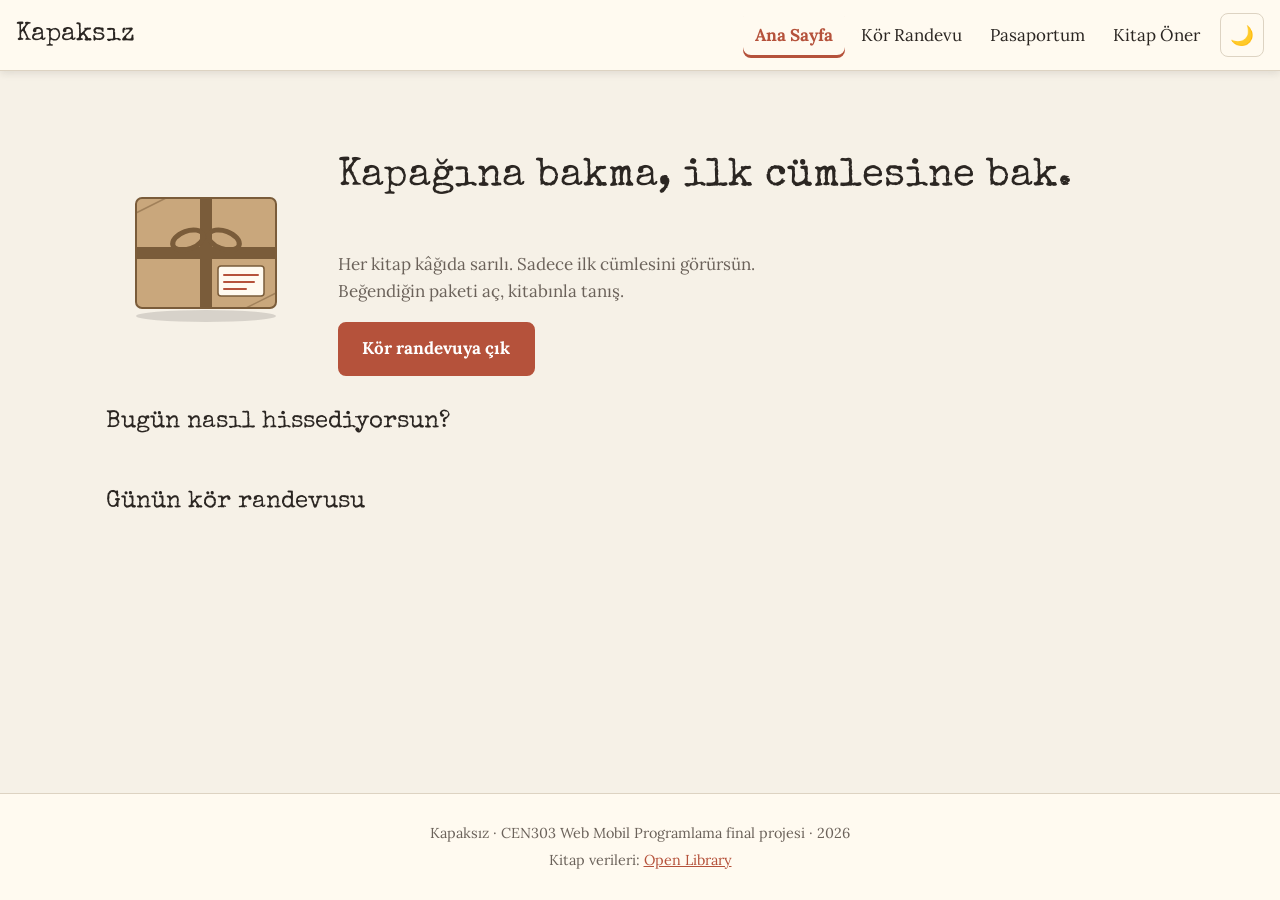
<file: index.html>
<!DOCTYPE html>
<html lang="tr">
<head>
  <meta charset="UTF-8">
  <meta name="viewport" content="width=device-width, initial-scale=1.0">
  <meta name="description" content="Kapaksız: Kapağına bakmadan, ilk cümlesiyle kitap seç.">
  <title>Kapaksız | Ana Sayfa</title>
  <!-- Google Fonts: Lora (gövde metni) ve Special Elite (daktilo görünümlü başlıklar) -->
  <link rel="preconnect" href="https://fonts.googleapis.com">
  <link rel="preconnect" href="https://fonts.gstatic.com" crossorigin>
  <link rel="stylesheet" href="https://fonts.googleapis.com/css2?family=Lora:ital,wght@0,400;0,700;1,400&family=Special+Elite&display=swap">
  <link rel="stylesheet" href="css/style.css">
</head>
<body>
  <header class="ust-bilgi">
    <a href="index.html" class="logo">Kapaksız</a>

    <button class="tema-dugmesi" type="button" aria-label="Karanlık modu aç/kapat">🌙</button>

    <button class="menu-dugmesi" type="button" aria-expanded="false" aria-controls="ana-menu" aria-label="Menüyü aç">
      <span class="menu-cizgi"></span>
      <span class="menu-cizgi"></span>
      <span class="menu-cizgi"></span>
    </button>

    <nav class="ana-menu" id="ana-menu" aria-label="Ana menü">
      <ul>
        <li><a href="index.html" aria-current="page">Ana Sayfa</a></li>
        <li><a href="randevu.html">Kör Randevu</a></li>
        <li><a href="pasaport.html">Pasaportum</a></li>
        <li><a href="iletisim.html">Kitap Öner</a></li>
      </ul>
    </nav>
  </header>

  <main>
    <section class="karsilama">
      <img src="img/paket.svg" alt="Kâğıda sarılmış, sicimle bağlanmış ve üzerinde ilk cümlesi yazılı bir kitap paketi" width="200" height="160">
      <h1>Kapağına bakma, ilk cümlesine bak.</h1>
      <p>Her kitap kâğıda sarılı. Sadece ilk cümlesini görürsün. Beğendiğin paketi aç, kitabınla tanış.</p>
      <a href="randevu.html" class="dugme">Kör randevuya çık</a>
    </section>

    <section class="ruh-halleri" aria-labelledby="ruh-hali-baslik">
      <h2 id="ruh-hali-baslik">Bugün nasıl hissediyorsun?</h2>
      <div class="ruh-hali-listesi" id="ruh-hali-listesi">
        <!-- Kartlar JavaScript ile data/moods.json dosyasından oluşturulacak (Ders 9) -->
      </div>
    </section>

    <section class="gunun-randevusu" aria-labelledby="gunun-randevusu-baslik">
      <h2 id="gunun-randevusu-baslik">Günün kör randevusu</h2>
      <div id="gunun-kitabi">
        <!-- Günün kitabı JavaScript ile Open Library'den gelecek (Ders 10) -->
      </div>
    </section>
  </main>

  <footer class="alt-bilgi">
    <p>Kapaksız · CEN303 Web Mobil Programlama final projesi · 2026</p>
    <p>Kitap verileri: <a href="https://openlibrary.org" target="_blank" rel="noopener">Open Library</a></p>
  </footer>

  <script src="js/main.js"></script>
</body>
</html>
</file>
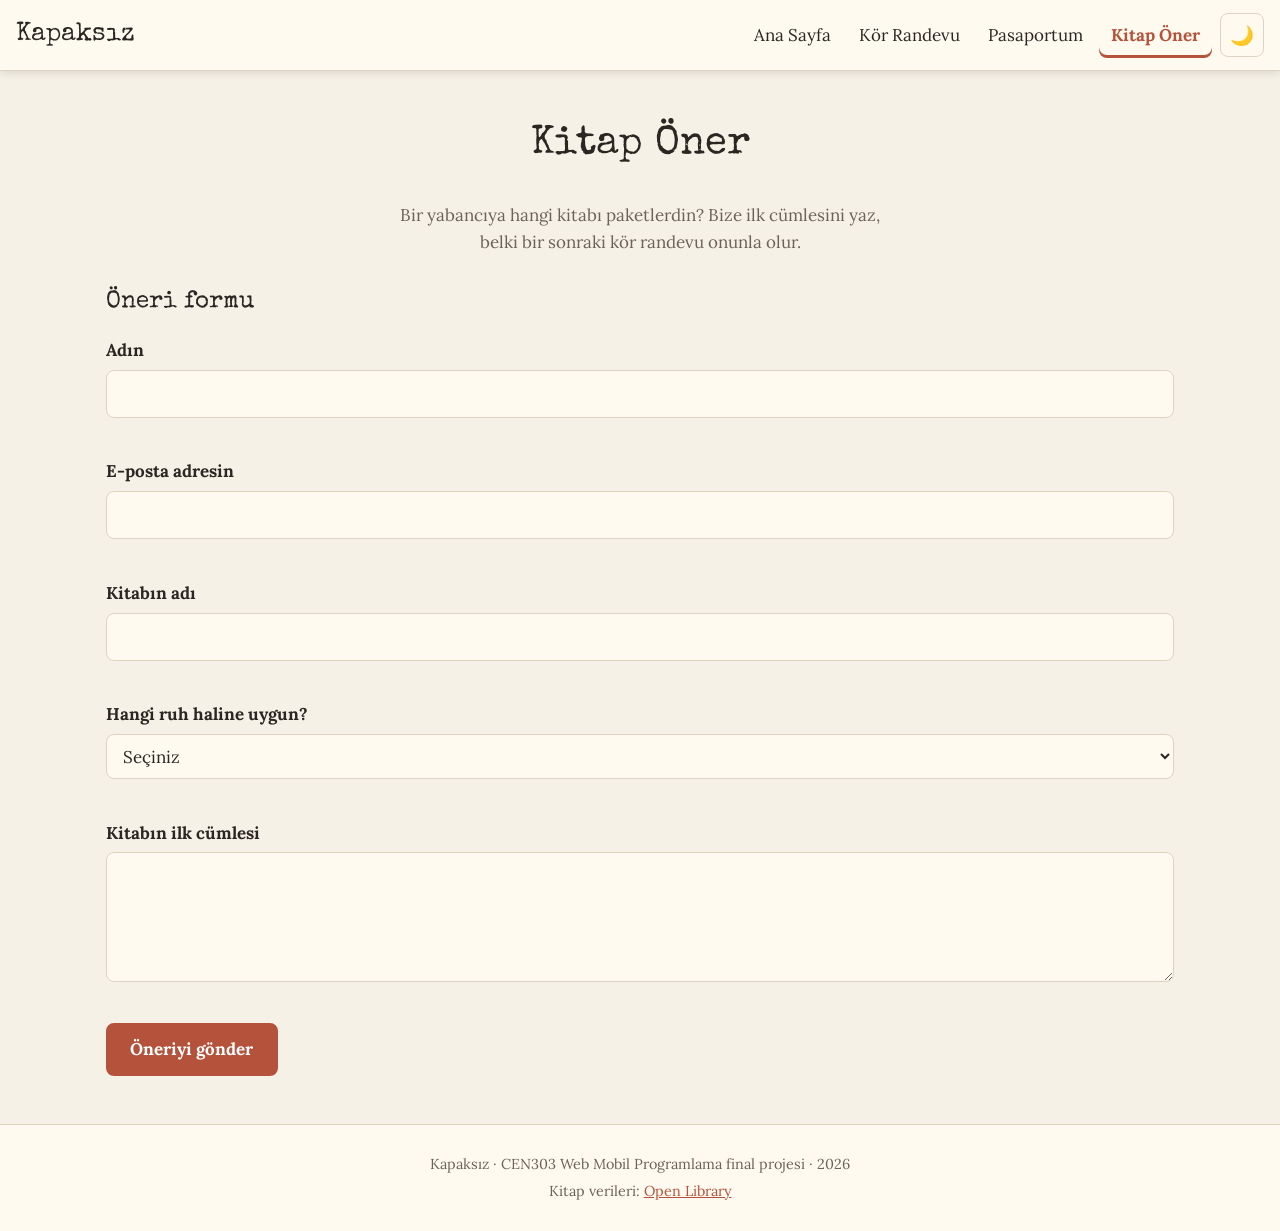
<file: iletisim.html>
<!DOCTYPE html>
<html lang="tr">
<head>
  <meta charset="UTF-8">
  <meta name="viewport" content="width=device-width, initial-scale=1.0">
  <meta name="description" content="Kapaksız: Bir yabancıya paketleyeceğin kitabı bize öner.">
  <title>Kapaksız | Kitap Öner</title>
  <!-- Google Fonts: Lora (gövde metni) ve Special Elite (daktilo görünümlü başlıklar) -->
  <link rel="preconnect" href="https://fonts.googleapis.com">
  <link rel="preconnect" href="https://fonts.gstatic.com" crossorigin>
  <link rel="stylesheet" href="https://fonts.googleapis.com/css2?family=Lora:ital,wght@0,400;0,700;1,400&family=Special+Elite&display=swap">
  <link rel="stylesheet" href="css/style.css">
</head>
<body>
  <header class="ust-bilgi">
    <a href="index.html" class="logo">Kapaksız</a>

    <button class="tema-dugmesi" type="button" aria-label="Karanlık modu aç/kapat">🌙</button>

    <button class="menu-dugmesi" type="button" aria-expanded="false" aria-controls="ana-menu" aria-label="Menüyü aç">
      <span class="menu-cizgi"></span>
      <span class="menu-cizgi"></span>
      <span class="menu-cizgi"></span>
    </button>

    <nav class="ana-menu" id="ana-menu" aria-label="Ana menü">
      <ul>
        <li><a href="index.html">Ana Sayfa</a></li>
        <li><a href="randevu.html">Kör Randevu</a></li>
        <li><a href="pasaport.html">Pasaportum</a></li>
        <li><a href="iletisim.html" aria-current="page">Kitap Öner</a></li>
      </ul>
    </nav>
  </header>

  <main>
    <section class="sayfa-basi">
      <h1>Kitap Öner</h1>
      <p>Bir yabancıya hangi kitabı paketlerdin? Bize ilk cümlesini yaz, belki bir sonraki kör randevu onunla olur.</p>
    </section>

    <section class="oneri" aria-labelledby="form-baslik">
      <h2 id="form-baslik">Öneri formu</h2>

      <!-- Doğrulama nitelikleri (required, minlength, type="email") tarayıcıya kuralları söyler.
           Ders 13'te JavaScript ile kendi hata mesajlarımızı alanların yanında göstereceğiz. -->
      <form class="oneri-formu" id="oneri-formu">
        <div class="form-alani">
          <label for="ad">Adın</label>
          <input type="text" id="ad" name="ad" required minlength="2" maxlength="50" autocomplete="name">
          <span class="hata-mesaji" id="ad-hata" aria-live="polite"></span>
        </div>

        <div class="form-alani">
          <label for="eposta">E-posta adresin</label>
          <input type="email" id="eposta" name="eposta" required autocomplete="email">
          <span class="hata-mesaji" id="eposta-hata" aria-live="polite"></span>
        </div>

        <div class="form-alani">
          <label for="kitap-adi">Kitabın adı</label>
          <input type="text" id="kitap-adi" name="kitapAdi" required minlength="2" maxlength="100">
          <span class="hata-mesaji" id="kitap-adi-hata" aria-live="polite"></span>
        </div>

        <div class="form-alani">
          <label for="ruh-hali">Hangi ruh haline uygun?</label>
          <select id="ruh-hali" name="ruhHali" required>
            <option value="">Seçiniz</option>
            <option value="yagmurlu-aksam">Yağmurlu bir akşam</option>
            <option value="uzun-yolculuk">Uzun bir yolculuk</option>
            <option value="kalp-kirikligi">Kalbim biraz kırık</option>
            <option value="dusunmek">Düşünmek istiyorum</option>
            <option value="gulmek">Biraz gülmeliyim</option>
            <option value="uykusuz-gece">Uykusuz bir gece</option>
            <option value="baska-dunya">Başka bir dünyaya kaçmak</option>
            <option value="nostalji">Eski zamanlar</option>
          </select>
          <span class="hata-mesaji" id="ruh-hali-hata" aria-live="polite"></span>
        </div>

        <div class="form-alani">
          <label for="ilk-cumle">Kitabın ilk cümlesi</label>
          <textarea id="ilk-cumle" name="ilkCumle" rows="4" required minlength="10" maxlength="500"></textarea>
          <span class="hata-mesaji" id="ilk-cumle-hata" aria-live="polite"></span>
        </div>

        <button type="submit" class="dugme">Öneriyi gönder</button>
      </form>

      <!-- Başarılı gönderimde JavaScript bu mesajı gösterecek. hidden: Başlangıçta gizli. -->
      <p class="basari-mesaji" id="basari-mesaji" role="status" hidden></p>
    </section>
  </main>

  <footer class="alt-bilgi">
    <p>Kapaksız · CEN303 Web Mobil Programlama final projesi · 2026</p>
    <p>Kitap verileri: <a href="https://openlibrary.org" target="_blank" rel="noopener">Open Library</a></p>
  </footer>

  <script src="js/main.js"></script>
</body>
</html>
</file>
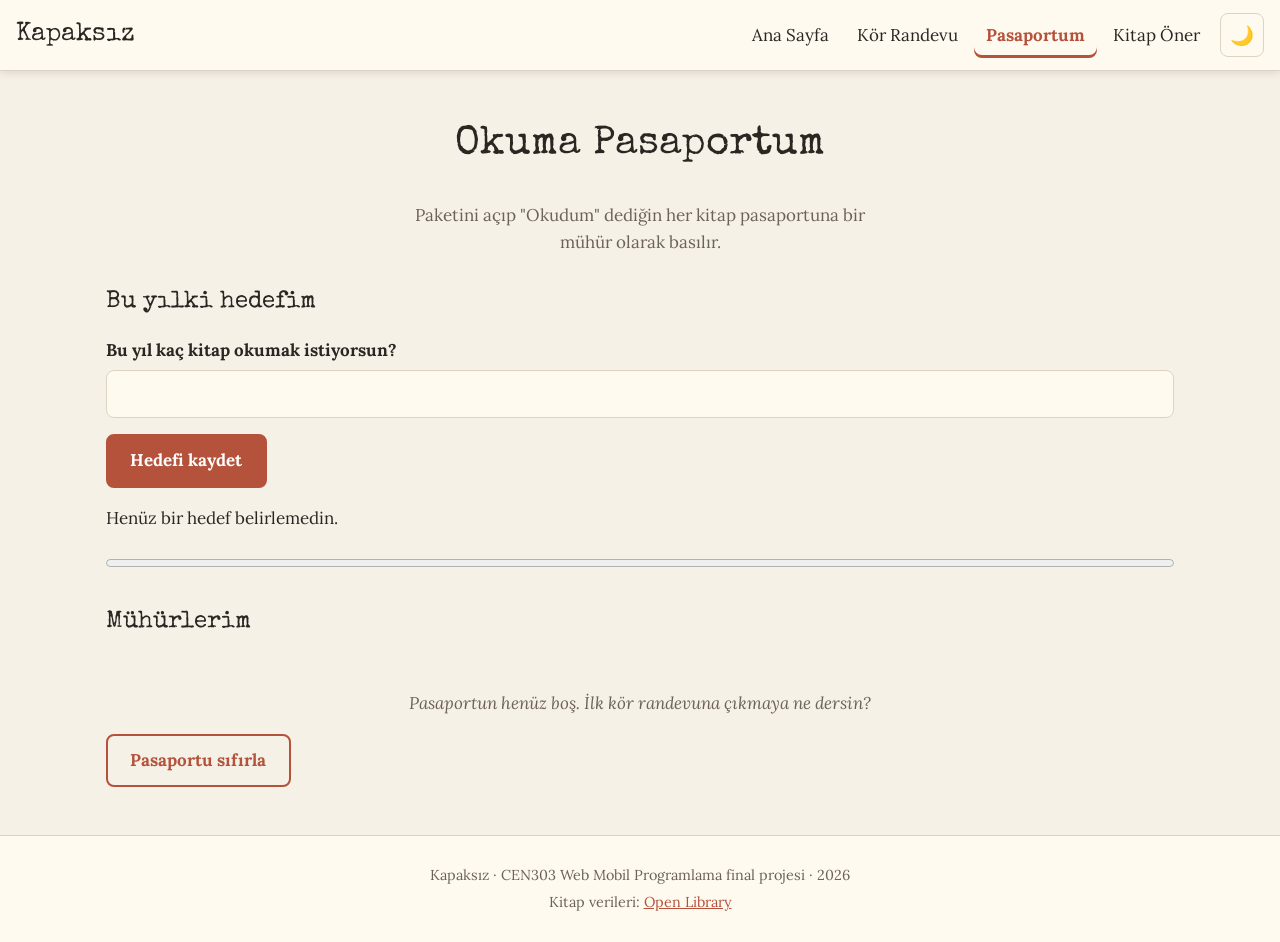
<file: pasaport.html>
<!DOCTYPE html>
<html lang="tr">
<head>
  <meta charset="UTF-8">
  <meta name="viewport" content="width=device-width, initial-scale=1.0">
  <meta name="description" content="Kapaksız: Okuduğun kitapların mühürlendiği okuma pasaportu.">
  <title>Kapaksız | Okuma Pasaportum</title>
  <!-- Google Fonts: Lora (gövde metni) ve Special Elite (daktilo görünümlü başlıklar) -->
  <link rel="preconnect" href="https://fonts.googleapis.com">
  <link rel="preconnect" href="https://fonts.gstatic.com" crossorigin>
  <link rel="stylesheet" href="https://fonts.googleapis.com/css2?family=Lora:ital,wght@0,400;0,700;1,400&family=Special+Elite&display=swap">
  <link rel="stylesheet" href="css/style.css">
</head>
<body>
  <header class="ust-bilgi">
    <a href="index.html" class="logo">Kapaksız</a>

    <button class="tema-dugmesi" type="button" aria-label="Karanlık modu aç/kapat">🌙</button>

    <button class="menu-dugmesi" type="button" aria-expanded="false" aria-controls="ana-menu" aria-label="Menüyü aç">
      <span class="menu-cizgi"></span>
      <span class="menu-cizgi"></span>
      <span class="menu-cizgi"></span>
    </button>

    <nav class="ana-menu" id="ana-menu" aria-label="Ana menü">
      <ul>
        <li><a href="index.html">Ana Sayfa</a></li>
        <li><a href="randevu.html">Kör Randevu</a></li>
        <li><a href="pasaport.html" aria-current="page">Pasaportum</a></li>
        <li><a href="iletisim.html">Kitap Öner</a></li>
      </ul>
    </nav>
  </header>

  <main>
    <section class="sayfa-basi">
      <h1>Okuma Pasaportum</h1>
      <p>Paketini açıp "Okudum" dediğin her kitap pasaportuna bir mühür olarak basılır.</p>
    </section>

    <!-- Yıllık hedef: Kaydedilen hedef localStorage'da tutulacak (Ders 12) -->
    <section class="hedef" aria-labelledby="hedef-baslik">
      <h2 id="hedef-baslik">Bu yılki hedefim</h2>

      <form class="hedef-formu" id="hedef-formu">
        <div class="form-alani">
          <label for="hedef-sayisi">Bu yıl kaç kitap okumak istiyorsun?</label>
          <input type="number" id="hedef-sayisi" name="hedef" min="1" max="365" required>
        </div>
        <button type="submit" class="dugme">Hedefi kaydet</button>
      </form>

      <!-- <progress>: Tarayıcının hazır ilerleme çubuğu. value / max oranında dolar. -->
      <p class="ilerleme-metni" id="ilerleme-metni">Henüz bir hedef belirlemedin.</p>
      <progress id="hedef-cubugu" value="0" max="1" aria-labelledby="ilerleme-metni"></progress>
    </section>

    <section class="muhurler" aria-labelledby="muhurler-baslik">
      <h2 id="muhurler-baslik">Mühürlerim</h2>
      <ul class="muhur-listesi" id="muhur-listesi">
        <!-- Mühürler JavaScript ile localStorage'daki kayıtlardan oluşturulacak (Ders 12) -->
      </ul>
      <p class="bos-durum" id="bos-durum">Pasaportun henüz boş. İlk kör randevuna çıkmaya ne dersin?</p>
      <button type="button" class="dugme dugme-ikincil" id="sifirla-dugmesi">Pasaportu sıfırla</button>
    </section>
  </main>

  <footer class="alt-bilgi">
    <p>Kapaksız · CEN303 Web Mobil Programlama final projesi · 2026</p>
    <p>Kitap verileri: <a href="https://openlibrary.org" target="_blank" rel="noopener">Open Library</a></p>
  </footer>

  <script src="js/main.js"></script>
</body>
</html>
</file>
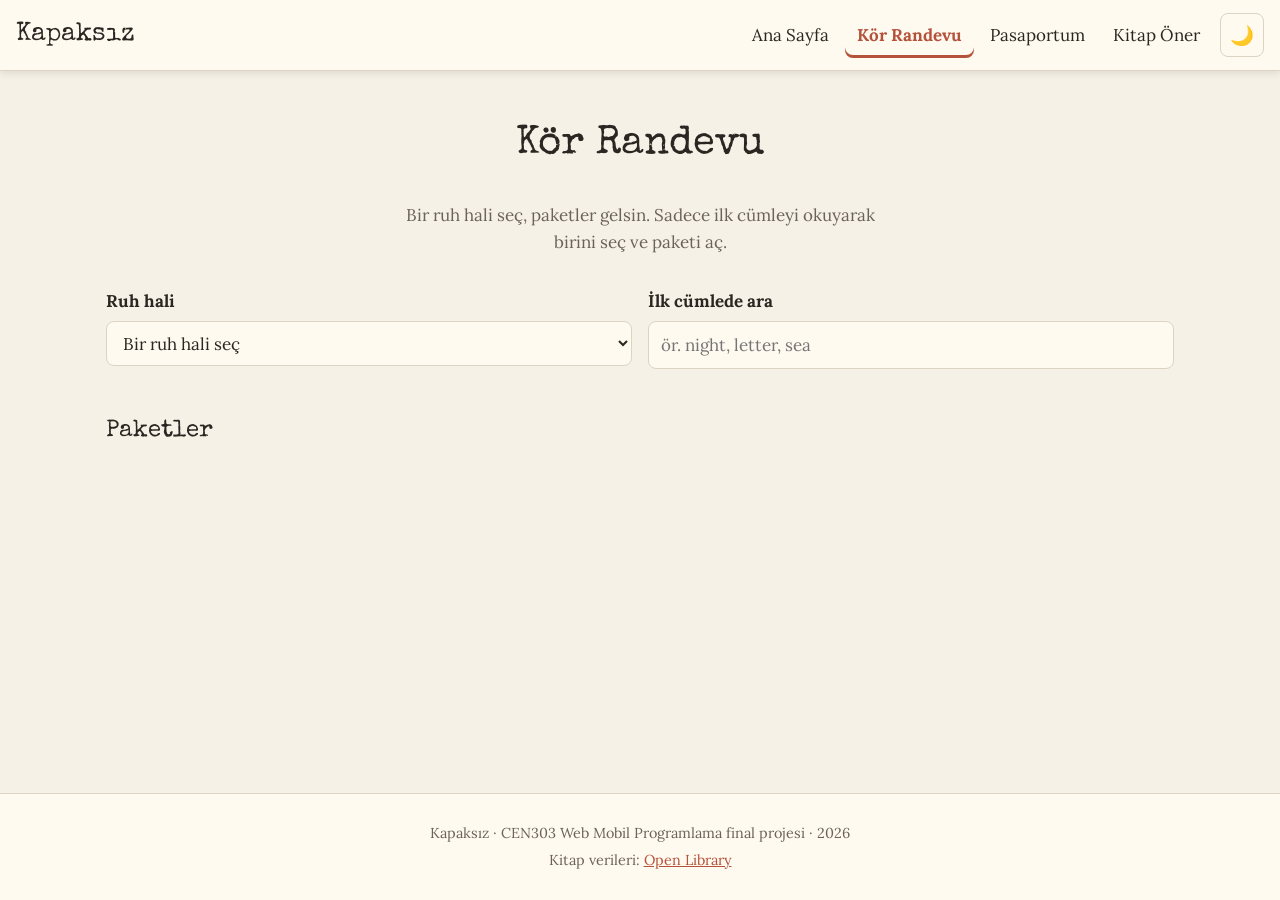
<file: randevu.html>
<!DOCTYPE html>
<html lang="tr">
<head>
  <meta charset="UTF-8">
  <meta name="viewport" content="width=device-width, initial-scale=1.0">
  <meta name="description" content="Kapaksız: Sadece ilk cümlesini görerek bir kitapla kör randevuya çık.">
  <title>Kapaksız | Kör Randevu</title>
  <!-- Google Fonts: Lora (gövde metni) ve Special Elite (daktilo görünümlü başlıklar) -->
  <link rel="preconnect" href="https://fonts.googleapis.com">
  <link rel="preconnect" href="https://fonts.gstatic.com" crossorigin>
  <link rel="stylesheet" href="https://fonts.googleapis.com/css2?family=Lora:ital,wght@0,400;0,700;1,400&family=Special+Elite&display=swap">
  <link rel="stylesheet" href="css/style.css">
</head>
<body>
  <header class="ust-bilgi">
    <a href="index.html" class="logo">Kapaksız</a>

    <button class="tema-dugmesi" type="button" aria-label="Karanlık modu aç/kapat">🌙</button>

    <button class="menu-dugmesi" type="button" aria-expanded="false" aria-controls="ana-menu" aria-label="Menüyü aç">
      <span class="menu-cizgi"></span>
      <span class="menu-cizgi"></span>
      <span class="menu-cizgi"></span>
    </button>

    <nav class="ana-menu" id="ana-menu" aria-label="Ana menü">
      <ul>
        <li><a href="index.html">Ana Sayfa</a></li>
        <li><a href="randevu.html" aria-current="page">Kör Randevu</a></li>
        <li><a href="pasaport.html">Pasaportum</a></li>
        <li><a href="iletisim.html">Kitap Öner</a></li>
      </ul>
    </nav>
  </header>

  <main>
    <section class="sayfa-basi">
      <h1>Kör Randevu</h1>
      <p>Bir ruh hali seç, paketler gelsin. Sadece ilk cümleyi okuyarak birini seç ve paketi aç.</p>
    </section>

    <!-- Arama ve filtre formu: Sayfayı yenilemeden sonuçları süzecek (Ders 11) -->
    <section class="filtreler" aria-label="Arama ve filtre">
      <form class="filtre-formu" id="filtre-formu" role="search">
        <div class="form-alani">
          <label for="ruh-hali-secimi">Ruh hali</label>
          <select id="ruh-hali-secimi" name="ruhHali">
            <option value="">Bir ruh hali seç</option>
            <!-- Seçenekler JavaScript ile data/moods.json dosyasından eklenecek (Ders 9) -->
          </select>
        </div>

        <div class="form-alani">
          <label for="arama-kutusu">İlk cümlede ara</label>
          <input type="search" id="arama-kutusu" name="arama" placeholder="ör. night, letter, sea">
        </div>
      </form>
    </section>

    <!-- Yükleniyor ve hata mesajları buraya yazılacak (Ders 10).
         aria-live: İçerik değişince ekran okuyucu yeni mesajı kendiliğinden okur. -->
    <p class="durum" id="durum-mesaji" aria-live="polite"></p>

    <section aria-labelledby="paketler-baslik">
      <h2 id="paketler-baslik">Paketler</h2>
      <div class="paket-listesi" id="paket-listesi">
        <!-- Kitap paketleri JavaScript ile Open Library'den oluşturulacak (Ders 10) -->
      </div>
    </section>
  </main>

  <footer class="alt-bilgi">
    <p>Kapaksız · CEN303 Web Mobil Programlama final projesi · 2026</p>
    <p>Kitap verileri: <a href="https://openlibrary.org" target="_blank" rel="noopener">Open Library</a></p>
  </footer>

  <script src="js/main.js"></script>
</body>
</html>
</file>
<file: css/style.css>
/* =========================================================
   Kapaksız - tek stil dosyası (ödev şartı: tek harici CSS)

   Bölümler:
   1. Değişkenler (:root) ve karanlık mod
   2. Temel ayarlar
   3. Üst bilgi ve menü            (Ders 4)
   4. Sayfa bölümleri ve düğmeler  (Ders 5-6)
   5. Kartlar                      (Ders 5-6)
   6. Form                         (Ders 6)
   7. Alt bilgi
   8. Medya sorguları              (Ders 5)

   Yaklaşım: "Önce mobil". Temel kurallar telefona göre yazılır,
   ekran büyüdükçe medya sorgularıyla genişletilir.
   ========================================================= */


/* ---------------------------------------------------------
   1. Değişkenler
   Renkleri ve ölçüleri tek yerde tutarız. Bir rengi burada
   değiştirince sitenin her yerinde değişir.
   --------------------------------------------------------- */
:root {
  /* Renkler */
  --renk-zemin: #f6f1e7;        /* eski kâğıt rengi */
  --renk-yuzey: #fffaf0;        /* kartların zemini, zeminden biraz açık */
  --renk-metin: #2b2622;
  --renk-soluk: #6b625a;        /* ikincil metinler */
  --renk-vurgu: #b5523b;        /* mühür kırmızısı */
  --renk-vurgu-koyu: #8e3e2c;
  --renk-paket: #c9a77c;        /* ambalaj kâğıdı */
  --renk-sicim: #7a5c3a;        /* paketin sicimi */
  --renk-hata: #b3261e;
  --renk-basari: #2e7d4f;
  --renk-cizgi: #ddd3c2;
  --renk-dugme-metin: #ffffff;  /* Vurgu renkli düğmenin üstündeki yazı */

  /* Yazı tipleri (Google Fonts). Font yüklenemezse virgülden sonrakiler devreye girer. */
  --yazi-govde: "Lora", Georgia, serif;
  --yazi-baslik: "Special Elite", "Courier New", monospace;

  /* Ölçüler */
  --bosluk: 1rem;
  --kose: 8px;
  --golge: 0 2px 8px rgba(43, 38, 34, 0.12);
  --golge-buyuk: 0 8px 24px rgba(43, 38, 34, 0.18);
  --gecis: 0.3s ease;
  --icerik-genisligi: 1100px;
}

/* Karanlık mod: JavaScript, <html> öğesine data-tema="karanlik" ekleyince (Ders 8)
   bu değerler yukarıdakilerin yerine geçer. Başka hiçbir kuralı değiştirmeyiz. */
:root[data-tema="karanlik"] {
  --renk-zemin: #1d1a17;
  --renk-yuzey: #29241f;
  --renk-metin: #ece4d6;
  --renk-soluk: #b0a594;
  --renk-vurgu: #e07a5f;
  --renk-vurgu-koyu: #c4634a;
  --renk-paket: #8a6d4b;
  --renk-sicim: #d8b98c;
  --renk-hata: #f28b82;
  --renk-basari: #7fd1a0;
  --renk-cizgi: #3d362f;
  --renk-dugme-metin: #1d1a17;  /* Açık renkli vurgunun üstünde koyu yazı daha okunaklı */
  --golge: 0 2px 8px rgba(0, 0, 0, 0.4);
  --golge-buyuk: 0 8px 24px rgba(0, 0, 0, 0.5);
}


/* ---------------------------------------------------------
   2. Temel ayarlar
   --------------------------------------------------------- */

/* box-sizing: Kenarlık ve iç boşluk genişliğe dahil edilir.
   width: 200px dersek öğe gerçekten 200px olur, ölçüler öngörülebilir kalır. */
*,
*::before,
*::after {
  box-sizing: border-box;
}

body {
  margin: 0;                      /* Tarayıcının varsayılan 8px kenar boşluğunu kaldır */
  min-height: 100vh;              /* En az ekran yüksekliği kadar uzun ol */
  /* İlk Flexbox: Öğeleri alt alta dizer. main büyüyünce footer en alta itilir. */
  display: flex;
  flex-direction: column;
  background-color: var(--renk-zemin);
  color: var(--renk-metin);
  font-family: var(--yazi-govde);
  font-size: 1.0625rem;           /* 17px: Uzun metinlerde okumayı kolaylaştırır */
  line-height: 1.6;
  transition: background-color var(--gecis), color var(--gecis);
}

main {
  flex: 1;                        /* Kalan boş alanın tamamını kapla */
  width: 100%;
  max-width: var(--icerik-genisligi);
  margin: 0 auto;                 /* Geniş ekranda ortala */
  padding: var(--bosluk);
}

h1,
h2 {
  font-family: var(--yazi-baslik);
  font-weight: normal;            /* Daktilo fontu kalın hâlinde bozuk görünür */
  line-height: 1.2;
}

h1 { font-size: 2rem; }
h2 { font-size: 1.5rem; }

a {
  color: var(--renk-vurgu);
  transition: color var(--gecis);
}

a:hover {
  color: var(--renk-vurgu-koyu);
}

img {
  max-width: 100%;                /* Resim, kutusundan asla taşmaz */
  height: auto;                   /* En-boy oranı bozulmaz */
  display: block;
}

/* Klavyeyle gezinen kullanıcılar nerede olduklarını görsün diye belirgin odak çerçevesi.
   :focus-visible sadece klavye odağında çalışır, fareyle tıklayınca çerçeve çıkmaz. */
:focus-visible {
  outline: 3px solid var(--renk-vurgu);
  outline-offset: 3px;
}

/* hidden niteliği olan öğe, başka bir kural display verse bile gizli kalsın. */
[hidden] {
  display: none !important;
}


/* ---------------------------------------------------------
   3. Üst bilgi ve menü (Flexbox)
   Mobilde: [Logo ........ 🌙 ☰]  ve altında açılıp kapanan menü.
   Masaüstü düzeni Ders 5'te medya sorgusuyla eklenecek.
   --------------------------------------------------------- */
.ust-bilgi {
  display: flex;                  /* Çocuklarını yan yana dizer */
  flex-wrap: wrap;                /* Sığmayan öğe alt satıra geçebilir (menü için) */
  align-items: center;            /* Dikeyde ortalar */
  gap: 0.5rem;                    /* Öğeler arası boşluk */
  padding: 0.75rem var(--bosluk);
  background-color: var(--renk-yuzey);
  border-bottom: 1px solid var(--renk-cizgi);
  box-shadow: var(--golge);
  position: sticky;               /* Sayfa kaydırılınca üstte yapışık kalır */
  top: 0;
  z-index: 10;                    /* Diğer içeriklerin üstünde dursun */
}

.logo {
  margin-right: auto;             /* Sağındaki boşluğun tamamını alır, diğerlerini sağa iter */
  font-family: var(--yazi-baslik);
  font-size: 1.6rem;
  text-decoration: none;
  color: var(--renk-metin);
}

.logo:hover {
  color: var(--renk-vurgu);
}

/* Sıralama: HTML'deki sıra logo, tema, hamburger, menü.
   order ile görsel sırayı belirleriz; menü en sona ve tam genişliğe. */
.tema-dugmesi { order: 1; }
.menu-dugmesi { order: 2; }
.ana-menu     { order: 3; flex-basis: 100%; }

/* İki düğmenin ortak görünüşü */
.tema-dugmesi,
.menu-dugmesi {
  width: 2.75rem;                 /* 44px: Parmakla rahat dokunulacak boyut */
  height: 2.75rem;
  background: none;
  border: 1px solid var(--renk-cizgi);
  border-radius: var(--kose);
  color: var(--renk-metin);
  font-size: 1.2rem;
  cursor: pointer;                /* Üzerine gelince el işareti */
  transition: background-color var(--gecis), border-color var(--gecis);
}

.tema-dugmesi:hover,
.menu-dugmesi:hover {
  background-color: var(--renk-zemin);
  border-color: var(--renk-vurgu);
}

/* Hamburger: Düğmenin içindeki üç çizgiyi alt alta dizmek için yine Flexbox */
.menu-dugmesi {
  display: flex;
  flex-direction: column;
  justify-content: center;        /* Ana eksende (burada dikey) ortala */
  align-items: center;            /* Çapraz eksende (burada yatay) ortala */
  gap: 5px;
}

.menu-cizgi {
  display: block;
  width: 20px;
  height: 2px;
  background-color: currentColor; /* Düğmenin yazı rengini kullan, karanlık modda da uyumlu */
  border-radius: 2px;
  transition: transform var(--gecis), opacity var(--gecis);
}

/* Menü açıkken (JS aria-expanded="true" yapınca) üç çizgi X'e dönüşür.
   1. çizgi aşağı kayıp 45° döner, 2. kaybolur, 3. yukarı kayıp -45° döner. */
.menu-dugmesi[aria-expanded="true"] .menu-cizgi:nth-child(1) {
  transform: translateY(7px) rotate(45deg);
}
.menu-dugmesi[aria-expanded="true"] .menu-cizgi:nth-child(2) {
  opacity: 0;
}
.menu-dugmesi[aria-expanded="true"] .menu-cizgi:nth-child(3) {
  transform: translateY(-7px) rotate(-45deg);
}

/* Mobil menü varsayılan olarak kapalı.
   display: none ile geçiş animasyonu yapılamaz, bu yüzden max-height'ı 0'dan büyütüyoruz. */
.ana-menu {
  max-height: 0;
  overflow: hidden;               /* Yükseklik 0 iken içerik taşıp görünmesin */
  visibility: hidden;             /* Kapalıyken Tab tuşu gizli bağlantılara gitmesin */
  transition: max-height var(--gecis), visibility var(--gecis);
}

/* JS, hamburgere tıklanınca menüye "acik" sınıfını ekleyecek (Ders 7). */
.ana-menu.acik {
  max-height: 20rem;
  visibility: visible;
}

.ana-menu ul {
  list-style: none;               /* Madde işaretlerini kaldır */
  margin: 0;
  padding: 0.5rem 0;
  display: flex;
  flex-direction: column;         /* Mobilde bağlantılar alt alta */
  gap: 0.25rem;
}

.ana-menu a {
  display: block;                 /* Bütün satır tıklanabilir olsun */
  padding: 0.6rem 0.75rem;
  border-radius: var(--kose);
  text-decoration: none;
  color: var(--renk-metin);
  transition: background-color var(--gecis), color var(--gecis);
}

.ana-menu a:hover,
.ana-menu a:focus-visible {
  background-color: var(--renk-zemin);
  color: var(--renk-vurgu);
}

/* Bulunduğun sayfanın bağlantısı: HTML'deki aria-current="page" niteliğini seçiyoruz. */
.ana-menu a[aria-current="page"] {
  color: var(--renk-vurgu);
  font-weight: bold;
  box-shadow: inset 3px 0 0 var(--renk-vurgu);   /* Solda ince kırmızı çizgi */
}


/* ---------------------------------------------------------
   4. Sayfa bölümleri
   --------------------------------------------------------- */
section {
  margin-block: 2rem;             /* Üstte ve altta 2rem boşluk (margin-top + margin-bottom) */
}

/* Ana sayfanın karşılama bölümü. Mobilde her şey alt alta ve ortalı.
   Tablette Grid ile resim solda, metin sağda olacak (Bölüm 8). */
.karsilama {
  text-align: center;
}

.karsilama img {
  margin-inline: auto;            /* Blok öğeyi yatayda ortala (margin-left + margin-right) */
}

.karsilama p,
.sayfa-basi p {
  max-width: 45ch;                /* Satır en fazla ~45 karakter: Gözün takibi kolay */
  margin-inline: auto;
  color: var(--renk-soluk);
}

.sayfa-basi {
  text-align: center;
}

/* --- Düğmeler ---
   .dugme hem <a> hem <button> öğelerine verilebilir; ikisi de aynı görünür. */
.dugme {
  display: inline-block;
  padding: 0.7rem 1.4rem;
  border: 2px solid var(--renk-vurgu);
  border-radius: var(--kose);
  background-color: var(--renk-vurgu);
  color: var(--renk-dugme-metin);
  font: inherit;                  /* <button> sayfanın yazı tipini kendiliğinden almaz */
  font-weight: bold;
  text-decoration: none;
  cursor: pointer;
  transition: background-color var(--gecis), border-color var(--gecis),
              transform var(--gecis), box-shadow var(--gecis);
}

.dugme:hover {
  background-color: var(--renk-vurgu-koyu);
  border-color: var(--renk-vurgu-koyu);
  color: var(--renk-dugme-metin);  /* a:hover'ın rengini ez */
  transform: translateY(-2px);    /* Hafifçe yukarı kalkar */
  box-shadow: var(--golge);
}

.dugme:active {
  transform: translateY(0);       /* Basılınca yerine iner, "tıklandı" hissi */
  box-shadow: none;
}

/* İkincil düğme: Daha az önemli işler için (ör. pasaportu sıfırla). İçi boş, kenarı renkli. */
.dugme-ikincil {
  background-color: transparent;
  color: var(--renk-vurgu);
}

.dugme-ikincil:hover {
  background-color: var(--renk-vurgu);
  color: var(--renk-dugme-metin);
}

/* --- Durum mesajları (yükleniyor, hata, boş liste) --- */
.durum,
.bos-durum {
  text-align: center;
  color: var(--renk-soluk);
  font-style: italic;
}

.durum.hata {
  color: var(--renk-hata);
  font-style: normal;
  font-weight: bold;
}

/* :empty: İçi tamamen boşken yer kaplamasın. */
.durum:empty {
  display: none;
}


/* ---------------------------------------------------------
   5. Kart ızgaraları (CSS Grid)
   Kartların kendisini JavaScript üretecek (Ders 9, 10, 12).
   Burada sadece kartların dizileceği ızgarayı tanımlıyoruz.
   Sütun sayıları ekran büyüdükçe Bölüm 8'de artar.
   --------------------------------------------------------- */
.ruh-hali-listesi,
.paket-listesi,
.muhur-listesi {
  display: grid;
  gap: var(--bosluk);             /* Satırlar ve sütunlar arasında aynı boşluk */
}

/* Telefonda: Ruh hali kartları küçük, 2 sütun sığar. Paketler büyük, tek sütun. */
.ruh-hali-listesi {
  grid-template-columns: repeat(2, 1fr);   /* 2 eşit sütun */
}

.paket-listesi {
  grid-template-columns: 1fr;
}

.muhur-listesi {
  grid-template-columns: repeat(2, 1fr);
  list-style: none;               /* <ul> olduğu için madde işaretlerini kaldır */
  padding: 0.5rem;
  overflow: hidden;               /* Mühür 2 kat büyük başlarken sayfada yatay kaydırma çıkmasın */
}

/* --- Ruh hali kartı ---
   JS her ruh hali için şunu üretecek (Ders 9):
   <a class="ruh-hali-karti" href="randevu.html?ruh=...">
     <span class="ruh-hali-baslik">...</span>
     <span class="ruh-hali-ipucu">...</span>
   </a> */
.ruh-hali-karti {
  display: flex;
  flex-direction: column;
  gap: 0.4rem;
  padding: var(--bosluk);
  border: 1px solid var(--renk-cizgi);
  border-top: 4px solid var(--renk-paket);  /* Üstte ambalaj renginde şerit */
  border-radius: var(--kose);
  background-color: var(--renk-yuzey);
  color: var(--renk-metin);
  text-decoration: none;
  box-shadow: var(--golge);
  transition: transform var(--gecis), box-shadow var(--gecis), border-color var(--gecis);
}

.ruh-hali-karti:hover,
.ruh-hali-karti:focus-visible {
  transform: translateY(-4px);
  box-shadow: var(--golge-buyuk);
  border-top-color: var(--renk-vurgu);
  color: var(--renk-metin);
}

.ruh-hali-baslik {
  font-family: var(--yazi-baslik);
  font-size: 1.1rem;
}

.ruh-hali-ipucu {
  color: var(--renk-soluk);
  font-size: 0.9rem;
}


/* --- Kitap kartı (paket) ve çevirme animasyonu ---
   JS her kitap için şunu üretecek (Ders 10):
   <article class="kitap-karti">
     <div class="kart-ic">
       <div class="kart-yuz kart-on">   blockquote.ilk-cumle + ul.etiketler       </div>
       <div class="kart-yuz kart-arka"> img.kart-kapak + h3.kart-baslik
                                        + p.kart-yazar + button.dugme            </div>
     </div>
   </article>
   Karta tıklanınca JS, article'a "acik" sınıfını ekleyecek ve kart dönecek. */
.kitap-karti {
  perspective: 1000px;            /* 3B derinlik: Dönüş düz bir sıkışma değil, gerçek dönüş gibi görünür */
}

.kart-ic {
  display: grid;                  /* İki yüzü aynı hücreye üst üste koymak için */
  min-height: 20rem;
  transform-style: preserve-3d;   /* Çocuklar 3B uzayda kalsın */
  transition: transform 0.7s ease;
}

.kitap-karti.acik .kart-ic {
  transform: rotateY(180deg);     /* Y ekseni etrafında yarım tur */
}

.kart-yuz {
  grid-area: 1 / 1;               /* İki yüz de 1. satır 1. sütunda: Üst üste biner */
  display: flex;
  flex-direction: column;
  justify-content: center;
  gap: var(--bosluk);
  padding: 1.25rem;
  border-radius: var(--kose);
  box-shadow: var(--golge);
  backface-visibility: hidden;    /* Yüzün arkası görünmesin; dönünce arkadaki yüz görünür */
}

/* Ön yüz: Ambalaj kâğıdı ve üzerinde çapraz sicim.
   İki linear-gradient ile ortadan geçen birer şerit çiziyoruz: biri dikey, biri yatay. */
.kart-on {
  background-color: var(--renk-paket);
  background-image:
    linear-gradient(to right,
      transparent calc(50% - 5px), var(--renk-sicim) calc(50% - 5px),
      var(--renk-sicim) calc(50% + 5px), transparent calc(50% + 5px)),
    linear-gradient(to bottom,
      transparent calc(50% - 5px), var(--renk-sicim) calc(50% - 5px),
      var(--renk-sicim) calc(50% + 5px), transparent calc(50% + 5px));
  cursor: pointer;
  transition: transform var(--gecis), box-shadow var(--gecis);
}

.kart-on:hover,
.kart-on:focus-visible {
  transform: translateY(-4px) rotate(-1deg);   /* Paket hafifçe kalkıp eğilir */
  box-shadow: var(--golge-buyuk);
}

/* İlk cümle, paketin üstüne yapıştırılmış kâğıt bir etiket gibi */
.ilk-cumle {
  position: relative;             /* Sicimin üstünde dursun */
  margin: 0;
  padding: 1rem;
  background-color: var(--renk-yuzey);
  border-radius: 4px;
  box-shadow: var(--golge);
  font-style: italic;
}

.ilk-cumle p {
  margin: 0;
}

.etiketler {
  position: relative;
  display: flex;
  flex-wrap: wrap;
  justify-content: center;
  gap: 0.4rem;
  margin: 0;
  padding: 0;
  list-style: none;
}

.etiketler li {
  padding: 0.15rem 0.6rem;
  border-radius: 999px;           /* Çok büyük köşe = hap şekli */
  background-color: var(--renk-yuzey);
  color: var(--renk-metin);
  font-size: 0.8rem;
}

/* Arka yüz: Başlangıçta zaten 180° dönük durur.
   Kart dönünce 180 + 180 = 360°, yani düz hâle gelir. */
.kart-arka {
  transform: rotateY(180deg);
  align-items: center;
  text-align: center;
  background-color: var(--renk-yuzey);
}

.kart-kapak {
  width: 120px;
  aspect-ratio: 2 / 3;            /* Kitap kapağı oranı */
  object-fit: cover;              /* Resim oranı farklıysa kırp, yamultma */
  border-radius: 4px;
  box-shadow: var(--golge);
}

.kart-baslik {
  margin: 0;
  font-family: var(--yazi-baslik);
  font-weight: normal;
  font-size: 1.2rem;
}

.kart-yazar {
  margin: 0;
  color: var(--renk-soluk);
}


/* --- Mühür (pasaport) ---
   JS her okunan kitap için şunu üretecek (Ders 12):
   <li class="muhur">
     <span class="muhur-yil">2026</span>
     <span class="muhur-baslik">...</span>
     <span class="muhur-yazar">...</span>
   </li> */
.muhur {
  display: flex;
  flex-direction: column;
  justify-content: center;
  align-items: center;
  aspect-ratio: 1;                /* Kare kutu; border-radius ile daireye dönüşür */
  padding: 1rem;
  border: 3px double var(--renk-vurgu);
  border-radius: 50%;
  color: var(--renk-vurgu);
  text-align: center;
  transform: rotate(-8deg);       /* Elle basılmış gibi hafif eğik */
  animation: muhur-bas 0.5s ease-out both;
}

/* @keyframes: Animasyonun adımlarını tanımlar.
   Mühür büyük ve görünmez başlar, hızla küçülüp kâğıda "basılır". */
@keyframes muhur-bas {
  0% {
    opacity: 0;
    transform: scale(2) rotate(-30deg);
  }
  70% {
    opacity: 1;
    transform: scale(0.9) rotate(-6deg);   /* Biraz fazla ezilir */
  }
  100% {
    transform: scale(1) rotate(-8deg);     /* Son hâline oturur */
  }
}

.muhur-yil {
  font-family: var(--yazi-baslik);
  font-size: 0.8rem;
  letter-spacing: 0.1em;
}

.muhur-baslik {
  font-family: var(--yazi-baslik);
  font-size: 1rem;
  line-height: 1.2;
}

.muhur-yazar {
  font-size: 0.75rem;
  opacity: 0.8;
}


/* ---------------------------------------------------------
   6. Form düzeni
   Alanların görünüşü (kenarlık, odak rengi) Ders 6'da eklenecek.
   --------------------------------------------------------- */

/* Her alan: Etiket üstte, kutu altta, hata mesajı en altta. */
.form-alani {
  display: flex;
  flex-direction: column;
  gap: 0.35rem;
  margin-bottom: var(--bosluk);
}

label {
  font-weight: bold;
}

/* Metin kutuları, açılır liste ve çok satırlı alan aynı görünsün. */
input,
select,
textarea {
  width: 100%;
  padding: 0.6rem 0.75rem;
  border: 1px solid var(--renk-cizgi);
  border-radius: var(--kose);
  background-color: var(--renk-yuzey);
  color: var(--renk-metin);
  font: inherit;                  /* Form alanları sayfanın yazı tipini kendiliğinden almaz */
  transition: border-color var(--gecis), box-shadow var(--gecis);
}

textarea {
  resize: vertical;               /* Kullanıcı sadece yüksekliği değiştirebilsin, genişliği bozmasın */
}

input:hover,
select:hover,
textarea:hover {
  border-color: var(--renk-soluk);
}

/* :focus: İmleç alandayken (fare ya da klavye fark etmez) kenar rengi değişir
   ve çevresinde yumuşak bir hale belirir. */
input:focus,
select:focus,
textarea:focus {
  border-color: var(--renk-vurgu);
  box-shadow: 0 0 0 3px rgba(181, 82, 59, 0.25);
  outline: none;                  /* Hale zaten odağı gösteriyor, çift çerçeve olmasın */
}

/* JS, hatalı alana "hatali" sınıfını ekleyecek (Ders 13). */
input.hatali,
select.hatali,
textarea.hatali {
  border-color: var(--renk-hata);
  box-shadow: 0 0 0 3px rgba(179, 38, 30, 0.2);
}

.hata-mesaji {
  min-height: 1.3em;              /* Mesaj gelince form aşağı zıplamasın, yer önceden ayrılsın */
  color: var(--renk-hata);
  font-size: 0.9rem;
}

.basari-mesaji {
  padding: var(--bosluk);
  border-left: 4px solid var(--renk-basari);
  border-radius: var(--kose);
  background-color: var(--renk-yuzey);
  color: var(--renk-basari);
  font-weight: bold;
}

/* Pasaport sayfasındaki hedef çubuğu */
progress {
  width: 100%;
  height: 1rem;
  accent-color: var(--renk-vurgu);  /* Tarayıcının hazır öğesine kendi rengimizi verir */
}

/* Randevu sayfasındaki filtre formu: Telefonda alt alta, tablette yan yana (Bölüm 8). */
.filtre-formu {
  display: grid;
  grid-template-columns: 1fr;
  gap: 0 var(--bosluk);           /* Satır arası 0 (alanların kendi boşluğu var), sütun arası 1rem */
}


/* ---------------------------------------------------------
   7. Alt bilgi
   --------------------------------------------------------- */
.alt-bilgi {
  padding: 1.5rem var(--bosluk);
  border-top: 1px solid var(--renk-cizgi);
  background-color: var(--renk-yuzey);
  color: var(--renk-soluk);
  font-size: 0.9rem;
  text-align: center;
}

.alt-bilgi p {
  margin: 0.25rem 0;
}


/* ---------------------------------------------------------
   8. Medya sorguları
   "Önce mobil": Yukarıdaki kurallar telefon içindir.
   min-width ile "ekran en az şu kadar genişse" diyerek büyütüyoruz.
   Kırılma noktaları: 600px (tablet) ve 900px (masaüstü).
   --------------------------------------------------------- */

/* Tablet: 600px ve üstü */
@media (min-width: 600px) {
  h1 { font-size: 2.5rem; }

  /* Karşılama: Grid ile iki sütun. Solda resim, sağda başlık, metin ve düğme. */
  .karsilama {
    display: grid;
    grid-template-columns: 200px 1fr;   /* 1. sütun sabit 200px, 2. sütun kalan alan */
    column-gap: 2rem;
    align-items: center;
    text-align: left;
  }

  .karsilama img {
    grid-row: 1 / span 3;         /* Resim 1. satırdan başlayıp 3 satır boyunca uzanır */
  }

  .karsilama h1,
  .karsilama p {
    margin-inline: 0;             /* Mobildeki ortalamayı kaldır */
  }

  .karsilama .dugme {
    justify-self: start;          /* Bağlantı hücreyi doldurmasın, solda dursun */
  }

  .ruh-hali-listesi { grid-template-columns: repeat(3, 1fr); }
  .paket-listesi    { grid-template-columns: repeat(2, 1fr); }
  .muhur-listesi    { grid-template-columns: repeat(3, 1fr); }
  .filtre-formu     { grid-template-columns: repeat(2, 1fr); }
}

/* Masaüstü: 900px ve üstü */
@media (min-width: 900px) {
  /* Menü artık her zaman açık ve yatay; hamburgere gerek yok. */
  .menu-dugmesi {
    display: none;
  }

  .ana-menu {
    order: 1;                     /* Logodan hemen sonra (logo margin-right: auto ile solda kalır) */
    flex-basis: auto;             /* Mobildeki %100 genişliği kaldır */
    max-height: none;             /* Mobildeki kapalı hâli iptal et */
    overflow: visible;
    visibility: visible;
  }

  .tema-dugmesi {
    order: 2;                     /* Menünün sağında */
  }

  .ana-menu ul {
    flex-direction: row;          /* Bağlantılar yan yana */
    padding: 0;
  }

  /* Aktif sayfa çizgisi masaüstünde solda değil, altta. */
  .ana-menu a[aria-current="page"] {
    box-shadow: inset 0 -3px 0 var(--renk-vurgu);
  }

  .ruh-hali-listesi { grid-template-columns: repeat(4, 1fr); }
  .paket-listesi    { grid-template-columns: repeat(3, 1fr); }
  .muhur-listesi    { grid-template-columns: repeat(4, 1fr); }
}

/* Hareket azaltma: İşletim sisteminde "animasyonları azalt" ayarını açan kullanıcılar
   (ör. baş dönmesi yaşayanlar) için animasyonları neredeyse anlık yap. */
@media (prefers-reduced-motion: reduce) {
  *,
  *::before,
  *::after {
    animation-duration: 0.01ms !important;
    transition-duration: 0.01ms !important;
  }
}
</file>
